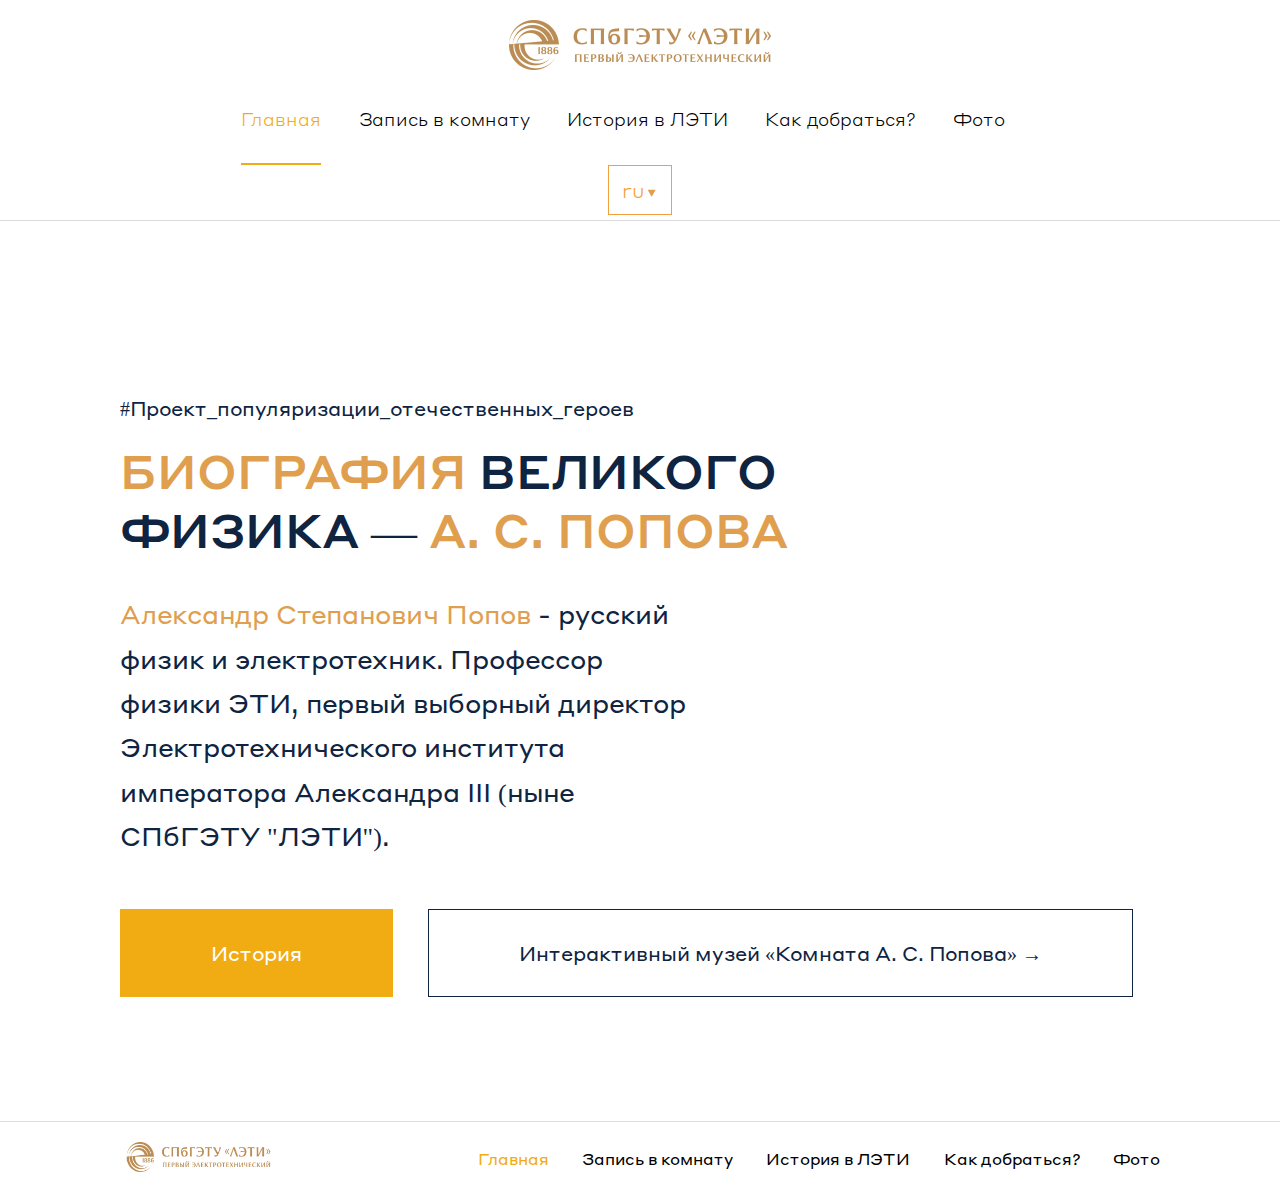
<file: index.html>
<!DOCTYPE html>

<html>

<head>
    <meta charset="utf-8">
    <title></title>
    <link rel="stylesheet" href="styles/fonts.css">
    <link rel="stylesheet" href="styles/style.css">
</head>

<body>

    <header>
        <div class="header-block">
            <div class=”logo-block”>
                <img src="icons/logo.png" alt="СПБГЭТУ ЛЭТИ">
            </div>
            <div class="button-block">
                <a href="#">
                    <button class="header-button button-block-main">
                        Главная
                    </button>
                </a>
                <a href="record.html">
                    <button class="header-button button-block-record">
                        Запись в комнату
                    </button>
                </a>
                <a href="history.html">
                    <button class="header-button button-block-history">
                        История в ЛЭТИ
                    </button>
                </a>
                <a href="way.html">
                    <button class="header-button button-block-way">
                        Как добраться?
                    </button>
                </a>
                <a href="photo.html">
                    <button class="header-button button-block-photo">
                        Фото
                    </button>
                </a>
            </div>
            <div class="header-lang-button-block">
                <div class="header-full-lang-button">
                    <div class="header-lang-button"><span>ru</span></div>
                    <div class="header-lang-button-arrow"><img src="icons/Polygon 1.svg" alt="arrow"></div>
                </div>
            </div>
        </div>
    </header>

    <div class="header-line"></div>

    <main>
        <div class="main-text-block">
            <div class="main-text-block-hashtag">#Проект_популяризации_отечественных_героев</div>
            <div class="main-text-block-title">
                <font color="#DF9F4F">Биография</font> великого физика ― <font color="#DF9F4F">А. С. Попова</font>
            </div>
            <div class="main-text-block-biography">
                <font color="#DF9F4F">Александр Степанович Попов</font> - русский
                физик и электротехник. Профессор физики ЭТИ, первый выборный директор
                Электротехнического института императора Александра III (ныне СПбГЭТУ "ЛЭТИ").
            </div>
            <div class="main-text-block-button">
                <div class="main-text-block-button-history">История</div>
                <div class="main-text-block-button-museum">Интерактивный музей «Комната А. С. Попова» →</div>
            </div>
        </div>
        <div class="main-photo-block"><img src="images/popov-main.png" alt=""></div>
    </main>



    <footer>
        <div class="logo-blockf"><img src="icons/logo.png" width="157px" height="30px"></div>
        <div class="footer-button">
            <div class="button footer-button-main">Главная</div>
            <div class="button footer-button-record">Запись в комнату</div>
            <div class="button footer-button-history">История в ЛЭТИ</div>
            <div class="button footer-button-way">Как добраться?</div>
            <div class="button footer-button-photo">Фото</div>
        </div>
    </footer>

</body>

</html>
</file>
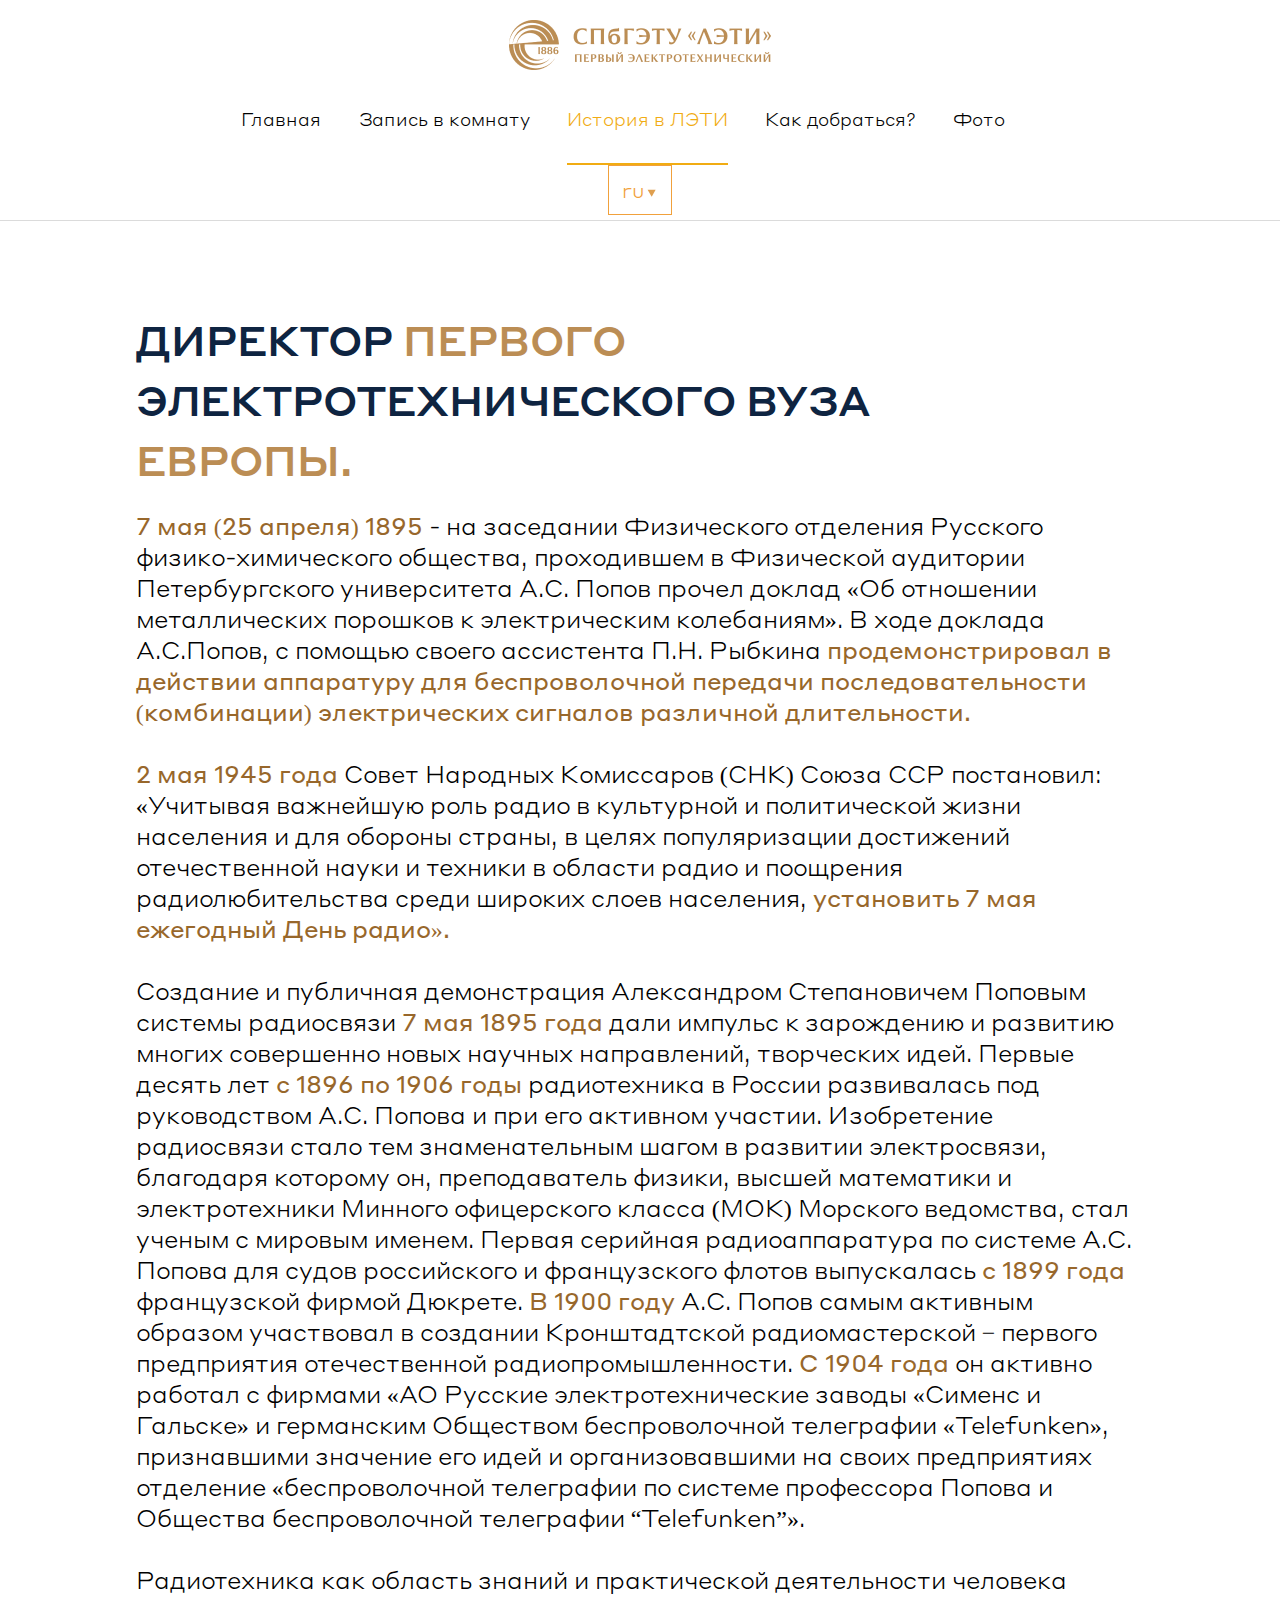
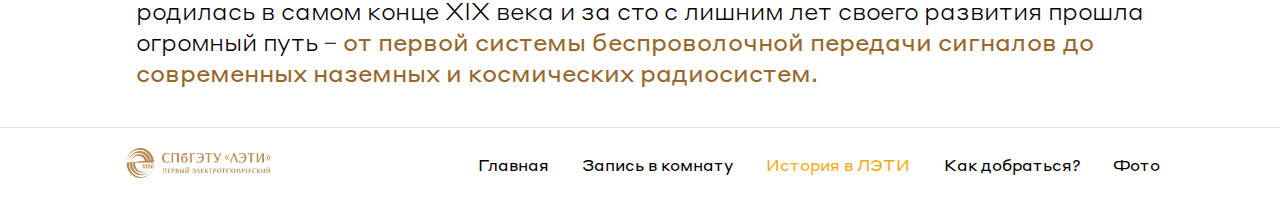
<file: history.html>
<!DOCTYPE html>
<html lang="en">
<head>
    <meta charset="UTF-8">
    <meta name="viewport" content="width=device-width, initial-scale=1.0">
    <title>record</title>
    <link rel="stylesheet" href="styles/fonts.css">
    <link rel="stylesheet" href="styles/history-styles.css">
</head>
<body>
    <header>
        <div class="header-block">
            <div class=”logo-block”>
                <img src="icons/logo.png" alt="СПБГЭТУ ЛЭТИ">
            </div>
            <div class="button-block">
                <a href="index.html">
                    <button class="header-button button-block-main">
                        Главная
                    </button>
                </a>
                <a href="record.html">
                    <button class="header-button button-block-record">
                        Запись в комнату
                    </button>
                </a>
                <a href="#">
                    <button class="header-button button-block-history">
                        История в ЛЭТИ
                    </button>
                </a>
                <a href="way.html">
                    <button class="header-button button-block-way">
                        Как добраться?
                    </button>
                </a>
                <a href="photo.html">
                    <button class="header-button button-block-photo">
                        Фото
                    </button>
                </a>
            </div>
            <div class="header-lang-button-block">
                <div class="header-full-lang-button">
                    <div class="header-lang-button"><span>ru</span></div>
                    <div class="header-lang-button-arrow"><img src="icons/Polygon 1.svg" alt="arrow"></div>
                </div>
            </div>
        </div>
    </header>
    <div class="header-line"></div>

    <main>
        <div class="main-title">Директор <font color="#BB8D54">первого</font> электротехнического вуза <font color="#BB8D54">европы.</font></div>
            <div class="text">
                <r>
                    <div class="main-text">
                        <pr>
                            <span>
                                7 мая (25 апреля) 1895
                            </span> - на заседании Физического отделения Русского
                            физико-химического общества, проходившем в
                            Физической аудитории Петербургского университета А.С. Попов прочел доклад «Об отношении
                            металлических
                            порошков
                            к электрическим колебаниям». В ходе доклада А.С.Попов, с помощью своего ассистента П.Н. Рыбкина
                            <span>продемонстрировал в действии аппаратуру для беспроволочной передачи
                                последовательности (комбинации)
                                электрических сигналов различной длительности.</span>
                        </pr>
                        <br>
                        <br>
                        <pr>
                            <span>2 мая 1945 года</span> Совет Народных Комиссаров (СНК) Союза ССР постановил:
                            «Учитывая важнейшую роль радио в культурной и политической жизни населения и для обороны страны, в
                            целях
                            популяризации достижений отечественной науки и техники в области радио и поощрения радиолюбительства
                            среди широких слоев населения, <span>установить 7 мая ежегодный День радио».</span>
                            <br>
                            <br>
                            Создание и публичная демонстрация Александром Степановичем Поповым системы радиосвязи 
                            <span>7 мая 1895 года</span> дали импульс к зарождению и развитию многих совершенно
                            новых
                            научных направлений, творческих идей. Первые десять лет <span>с 1896 по 1906 годы
                            </span>
                            радиотехника в России развивалась под руководством А.С. Попова и при его активном участии.
                            Изобретение
                            радиосвязи стало тем знаменательным шагом в развитии электросвязи,
                            благодаря которому он, преподаватель физики, высшей математики и электротехники Минного офицерского
                            класса (МОК) Морского ведомства, стал ученым с мировым именем. Первая серийная радиоаппаратура
                            по системе А.С. Попова для судов российского и французского флотов выпускалась <span>с
                                1899 года</span> французской фирмой Дюкрете. <span>В 1900 году</span> А.С. Попов
                            самым активным образом участвовал в создании Кронштадтской радиомастерской − первого предприятия
                            отечественной радиопромышленности. <span>С 1904 года</span> он активно работал с
                            фирмами
                            «АО Русские электротехнические заводы «Сименс и Гальске» и германским Обществом беспроволочной
                            телеграфии «Telefunken»,
                            признавшими значение его идей и организовавшими на своих предприятиях отделение «беспроволочной
                            телеграфии по системе профессора Попова и Общества беспроволочной телеграфии “Telefunken”».
                        </pr>
                        <br>
                        <br>
                        <pr>
                            Радиотехника как область знаний и практической деятельности человека родилась в самом конце ХIХ века
                            и
                            за сто с лишним лет своего развития прошла огромный путь − <span>от первой системы
                                беспроволочной передачи сигналов до современных наземных и космических радиосистем.</span>
                        </pr>
                    </div>
                </r>        
            </div>
    </main>

    <footer>
        <div class="logo-blockf"><img src="icons/logo.png" width="157px" height="30px"></div>
        <div class="footer-button">
            <div class="button footer-button-main">Главная</div>
            <div class="button footer-button-record">Запись в комнату</div>
            <div class="button footer-button-history">История в ЛЭТИ</div>
            <div class="button footer-button-way">Как добраться?</div>
            <div class="button footer-button-photo">Фото</div>
        </div>
    </footer>

</body>

</html>
</file>
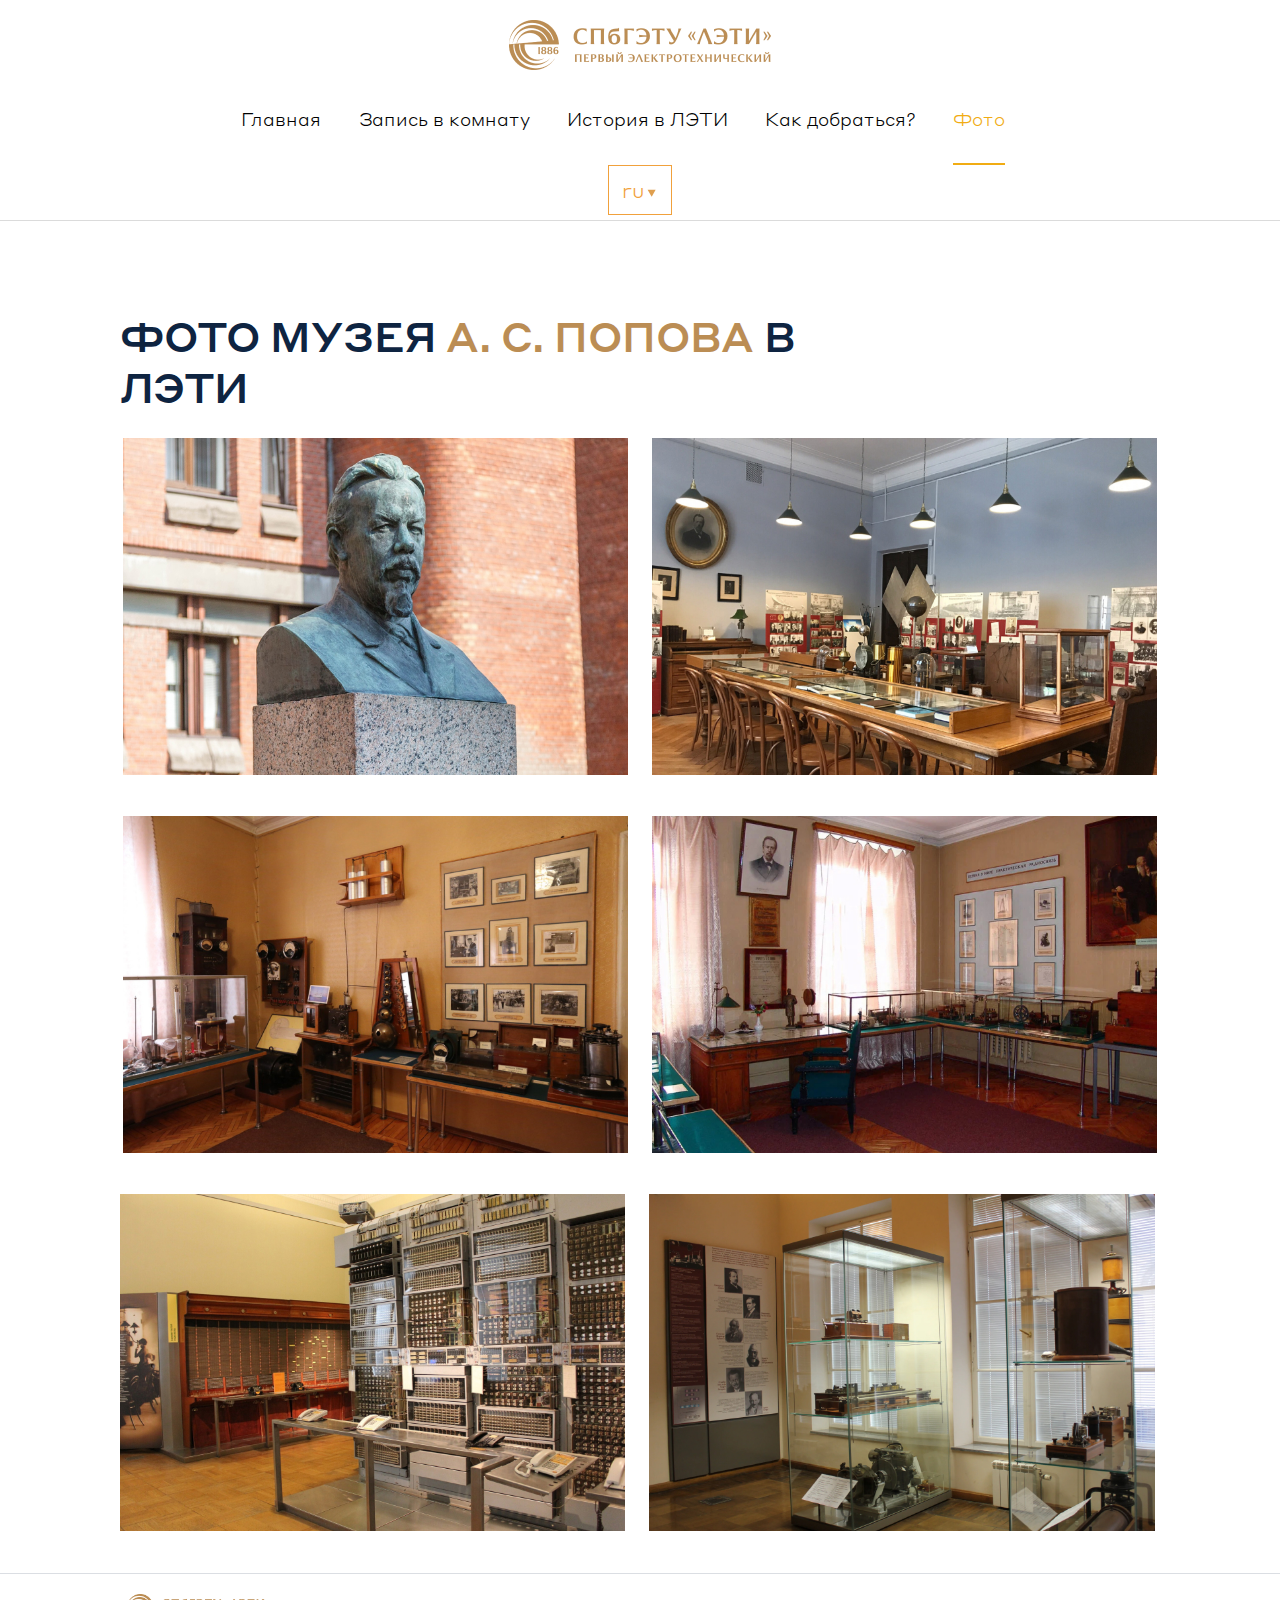
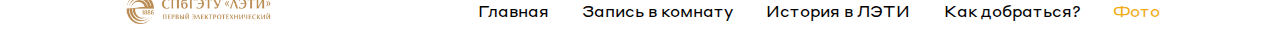
<file: photo.html>
<!DOCTYPE html>
<html lang="en">

<head>
    <meta charset="UTF-8">
    <meta name="viewport" content="width=device-width, initial-scale=1.0">
    <title>record</title>
    <link rel="stylesheet" href="styles/fonts.css">
    <link rel="stylesheet" href="styles/photo-styles.css">
</head>

<body>
    <header>
        <div class="header-block">
            <div class=”logo-block”>
                <img src="icons/logo.png" alt="СПБГЭТУ ЛЭТИ">
            </div>
            <div class="button-block">
                <a href="index.html">
                    <button class="header-button button-block-main">
                        Главная
                    </button>
                </a>
                <a href="record.html">
                    <button class="header-button button-block-record">
                        Запись в комнату
                    </button>
                </a>
                <a href="history.html">
                    <button class="header-button button-block-history">
                        История в ЛЭТИ
                    </button>
                </a>
                <a href="way.html">
                    <button class="header-button button-block-way">
                        Как добраться?
                    </button>
                </a>
                <a href="#">
                    <button class="header-button button-block-photo">
                        Фото
                    </button>
                </a>
            </div>
            <div class="header-lang-button-block">
                <div class="header-full-lang-button">
                    <div class="header-lang-button"><span>ru</span></div>
                    <div class="header-lang-button-arrow"><img src="icons/Polygon 1.svg" alt="arrow"></div>
                </div>
            </div>
        </div>
    </header>
    <div class="header-line"></div>

    <main>
        <div class="main-title">ФОТО музея <span>А. С. попова</span> в лэти</div>
        <div class="photo-block">
            <p class="thumb">
                <img class = "photo-left" src="images/popov.jpg" alt="Фотография 1" width="48.6%">
                <img class = "photo-right" src="images/museum1.jpg" alt="Фотография 2" width="48.6%">
            </p>
            <p class="thumb">
                <img class = "photo-left" src="images/museum2.jpg" alt="Фотография 1" width="48.6%">
                <img class = "photo-right" src="images/museum3.jpg" alt="Фотография 2" width="48.6%">
            </p>
            <p class="thumb1">
                <img class = "photo-left" src="images/museum4.jpg" alt="Фотография 1" width="48.6%">
                <img class = "photo-right" src="images/museum5.jpg" alt="Фотография 2" width="48.6%">
            </p>

        </div>
    </main>

    <footer>
        <div class="logo-blockf"><img src="icons/logo.png" width="157px" height="30px"></div>
        <div class="footer-button">
            <div class="button footer-button-main">Главная</div>
            <div class="button footer-button-record">Запись в комнату</div>
            <div class="button footer-button-history">История в ЛЭТИ</div>
            <div class="button footer-button-way">Как добраться?</div>
            <div class="button footer-button-photo">Фото</div>
        </div>
    </footer>

</body>

</html>
</file>
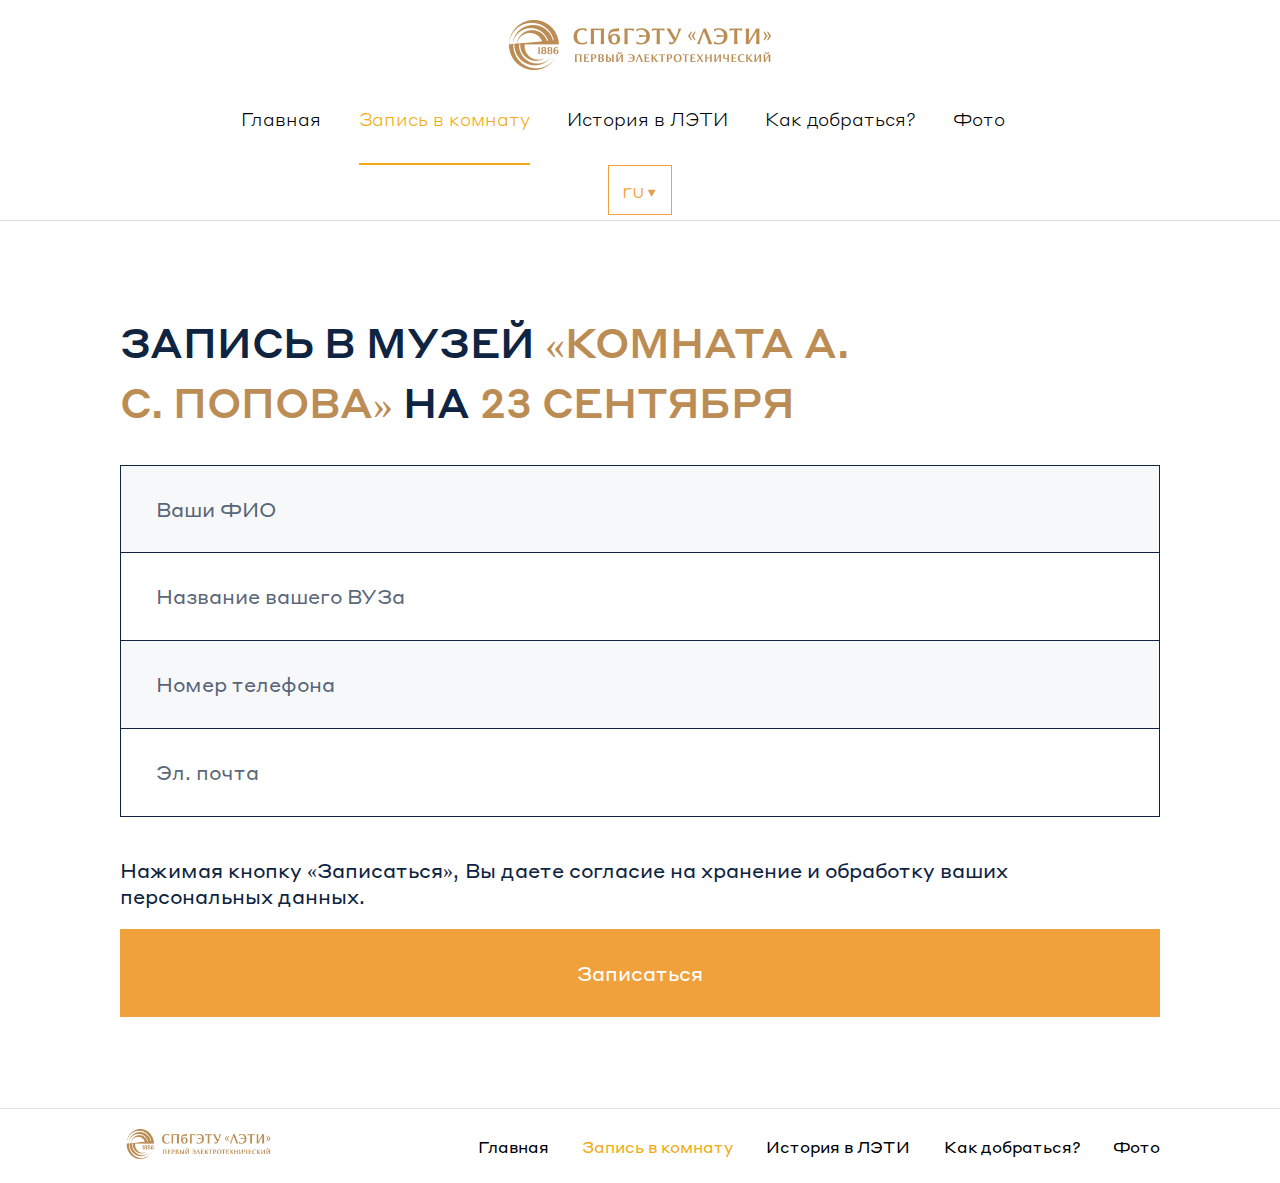
<file: record.html>
<!DOCTYPE html>
<html lang="en">
<head>
    <meta charset="UTF-8">
    <meta name="viewport" content="width=device-width, initial-scale=1.0">
    <title>record</title>
    <link rel="stylesheet" href="styles/fonts.css">
    <link rel="stylesheet" href="styles/record-styles.css">
</head>
<body>
    <header>
        <div class="header-block">
            <div class=”logo-block”>
                <img src="icons/logo.png" alt="СПБГЭТУ ЛЭТИ">
            </div>
            <div class="button-block">
                <a href="index.html">
                    <button class="header-button button-block-main">
                        Главная
                    </button>
                </a>
                <a href="#">
                    <button class="header-button button-block-record">
                        Запись в комнату
                    </button>
                </a>
                <a href="history.html">
                    <button class="header-button button-block-history">
                        История в ЛЭТИ
                    </button>
                </a>
                <a href="way.html">
                    <button class="header-button button-block-way">
                        Как добраться?
                    </button>
                </a>
                <a href="photo.html">
                    <button class="header-button button-block-photo">
                        Фото
                    </button>
                </a>
            </div>
            <div class="header-lang-button-block">
                <div class="header-full-lang-button">
                    <div class="header-lang-button"><span>ru</span></div>
                    <div class="header-lang-button-arrow"><img src="icons/Polygon 1.svg" alt="arrow"></div>
                </div>
            </div>
        </div>
    </header>

    <div class="header-line"></div>

    <main>
        <div class ="title-main">запись в музей <font color="#BB8D54">«комната А. С. попова»</font> на <font color="#BB8D54">23 сентября</font></div>
        <div class="button-main">
            <div class="pola-zapisi fio">Ваши ФИО</div>
            <div class="pola-zapisi vuz">Название вашего ВУЗа</div>
            <div class="pola-zapisi tel">Номер телефона</div>
            <div class="pola-zapisi mail">Эл. почта</div>
        </div>
        <div class="sogl-main">Нажимая кнопку «Записаться», Вы даете согласие на хранение и обработку ваших персональных данных.</div>
        <button class="record-main">Записаться</button>
    </main>

    <footer>
        <div class="logo-blockf"><img src="icons/logo.png" width="157px" height="30px"></div>
        <div class="footer-button">
            <div class="button footer-button-main">Главная</div>
            <div class="button footer-button-record">Запись в комнату</div>
            <div class="button footer-button-history">История в ЛЭТИ</div>
            <div class="button footer-button-way">Как добраться?</div>
            <div class="button footer-button-photo">Фото</div>
        </div>
    </footer>
</body>
</html>
</file>
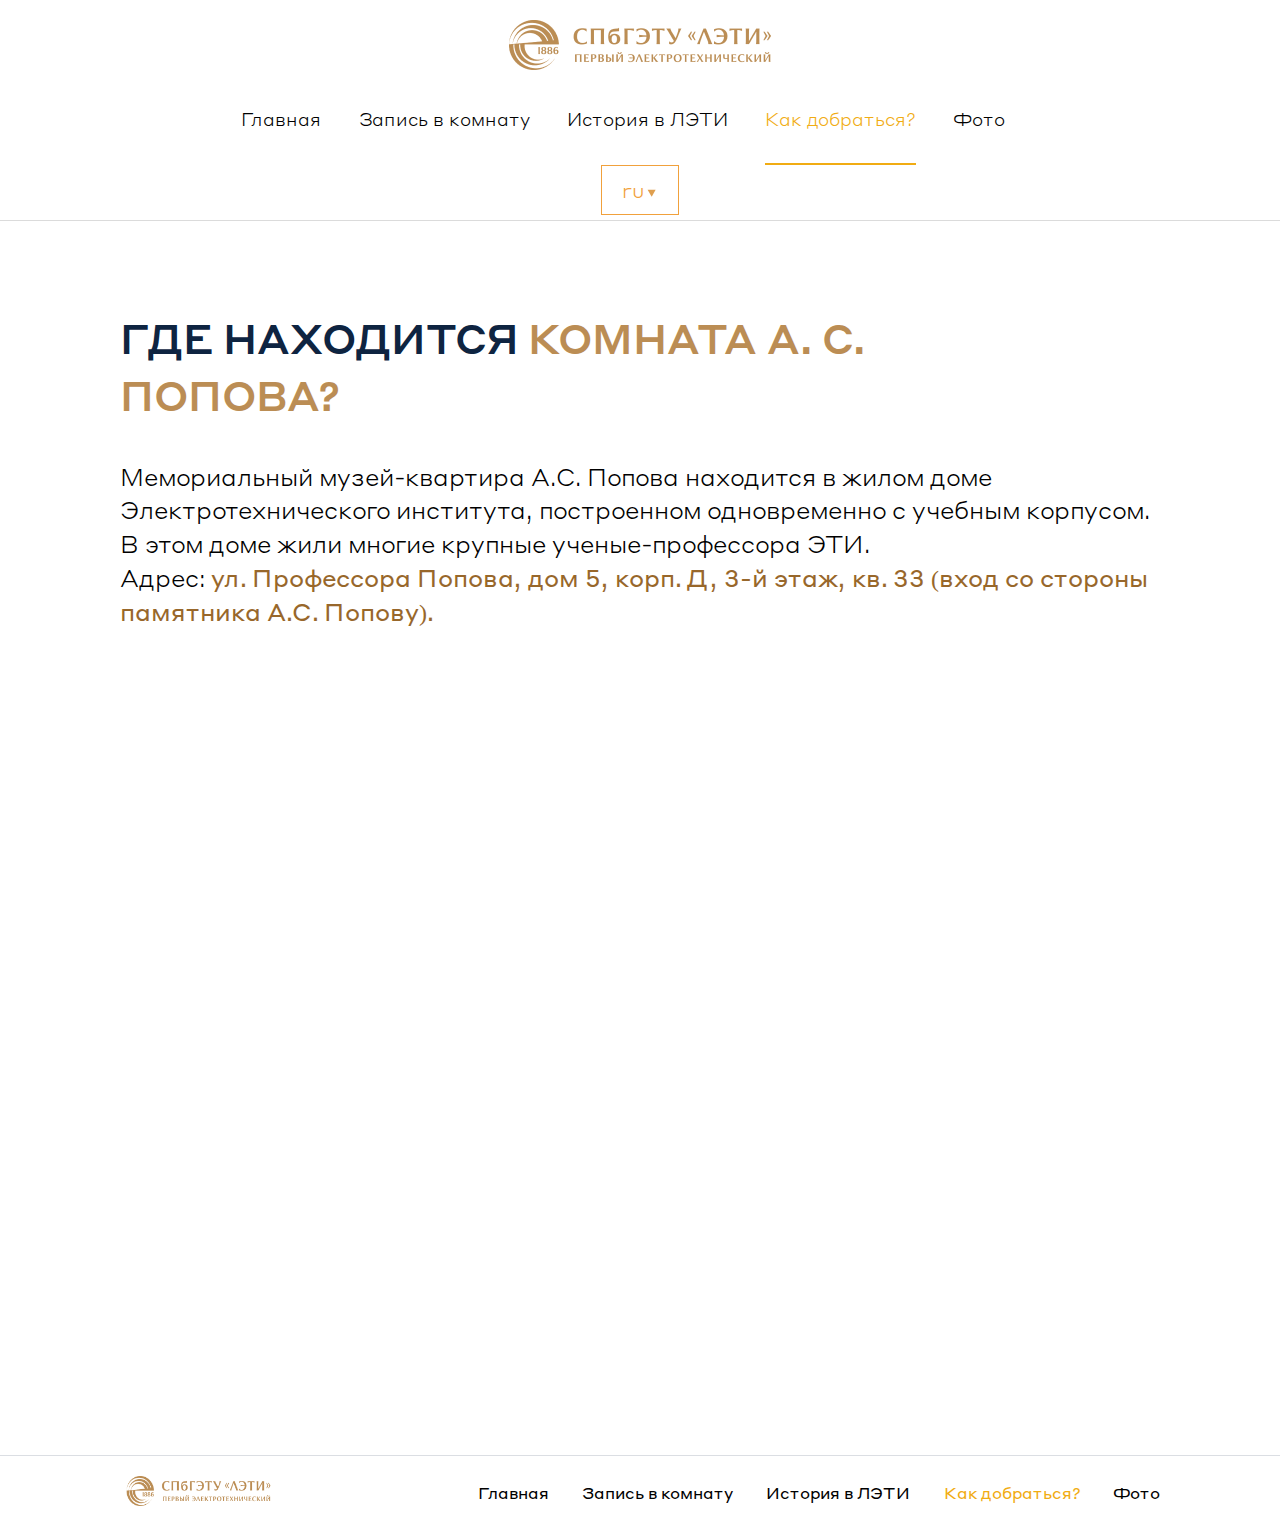
<file: way.html>
<!DOCTYPE html>
<html lang="en">
<head>
    <meta charset="UTF-8">
    <meta name="viewport" content="width=device-width, initial-scale=1.0">
    <title>record</title>
    <link rel="stylesheet" href="styles/fonts.css">
    <link rel="stylesheet" href="styles/way-styles.css">
</head>
<body>
    <header>
        <div class="header-block">
            <div class=”logo-block”>
                <img src="icons/logo.png" alt="СПБГЭТУ ЛЭТИ">
            </div>
            <div class="button-block">
                <a href="index.html">
                    <button class="header-button button-block-main">
                        Главная
                    </button>
                </a>
                <a href="record.html">
                    <button class="header-button button-block-record">
                        Запись в комнату
                    </button>
                </a>
                <a href="history.html">
                    <button class="header-button button-block-history">
                        История в ЛЭТИ
                    </button>
                </a>
                <a href="#">
                    <button class="header-button button-block-way">
                        Как добраться?
                    </button>
                </a>
                <a href="photo.html">
                    <button class="header-button button-block-photo">
                        Фото
                    </button>
                </a>
            </div>
            <div class="header-lang-button-block">
                <div class="header-full-lang-button">
                    <div class="header-lang-button"><span>ru</span></div>
                    <div class="header-lang-button-arrow"><img src="icons/Polygon 1.svg" alt="arrow"></div>
                </div>
            </div>
        </div>
    </header>
    <div class="header-line"></div>

    <main>
        <div class="main-title">Где находится <font color="#BB8D54">комната А. С. Попова?</font></div>
        <div class="text">Мемориальный музей-квартира А.С. Попова находится в жилом доме Электротехнического института, построенном одновременно с учебным корпусом. В этом доме жили многие крупные ученые-профессора ЭТИ.
            <br>
            Адрес: <span>ул. Профессора Попова, дом 5, корп. Д, 3-й этаж, кв. 33 (вход со стороны памятника А.С. Попову).</span></div>
        <!-- <div class="photo"><img src="images/Frame 15.png" width="100%" height="100%" alt=""></div> -->
        <iframe src="https://yandex.ru/map-widget/v1/?um=constructor%3A2f2cc6c31454fba49c5a035d7e82c247c7ebff19d6ebfaaec0aaba087c91f870&amp;source=constructor" width="100%" height="720" frameborder="0"></iframe>
    </main>

    <footer>
        <div class="logo-blockf"><img src="icons/logo.png" width="157px" height="30px"></div>
        <div class="footer-button">
            <div class="button footer-button-main">Главная</div>
            <div class="button footer-button-record">Запись в комнату</div>
            <div class="button footer-button-history">История в ЛЭТИ</div>
            <div class="button footer-button-way">Как добраться?</div>
            <div class="button footer-button-photo">Фото</div>
        </div>
    </footer>

</body>

</html>
</file>
<file: styles/fonts.css>
@font-face {
	font-family: 'Styrene';
	font-style: normal;
	font-weight: 100;
	src: local('Styrene'), 
		url('../font/StyreneAWeb-Thin.woff') format('woff'),
		url('../font/StyreneAWeb-Thin.ttf') format('ttf'),
		url('../font/StyreneAWeb-Thin.eot') format('eot');
}

@font-face {
	font-family: 'Styrene';
	font-style: normal;
	font-weight: 200;
	src: local('Styrene'), 
		url('../font/StyreneAWeb-Light.woff') format('woff'),
		url('../font/StyreneAWeb-Light.ttf') format('ttf'),
		url('../font/StyreneAWeb-Light.eot') format('eot');
}

@font-face {
	font-family: 'Styrene';
	font-style: 400;
	font-weight: regular;
	src: local('Styrene'), 
		url('../font/StyreneAWeb-Regular.woff') format('woff'),
		url('../font/StyreneAWeb-Regular.ttf') format('ttf'),
		url('../font/StyreneAWeb-Regular.eot') format('eot');
}

@font-face {
	font-family: 'Styrene';
	font-style: normal;
	font-weight: 500;
	src: local('Styrene'), 
		url('../font/StyreneAWeb-Medium.woff') format('woff'),
		url('../font/StyreneAWeb-Medium.ttf') format('ttf'),
		url('../font/StyreneAWeb-Medium.eot') format('eot');
}

@font-face {
	font-family: 'Styrene';
	font-style: normal;
	font-weight: 700;
	src: local('Styrene'), 
		url('../font/StyreneAWeb-Bold.woff') format('woff'),
		url('../font/StyreneAWeb-Bold.ttf') format('ttf'),
		url('../font/StyreneAWeb-Bold.eot') format('eot');
}

@font-face {
	font-family: 'Styrene';
	font-style: normal;
	font-weight: 900;
	src: local('Styrene'), 
		url('../font/StyreneAWeb-Black.woff') format('woff'),
		url('../font/StyreneAWeb-Black.ttf') format('ttf'),
		url('../font/StyreneAWeb-Black.eot') format('eot');
}
</file>
<file: styles/style.css>
* {
    margin: 0;
    padding: 0;
    box-sizing: border-box;
    border: none;
    font-family: 'Styrene';
}
a{
    text-decoration: none;
}

html,
body {
    height: 100%;
}

.wrapper {
    min-height: 100%;
    display: flex;
    flex-direction: column;

}

/*----------HEADER----------*/

header {
    padding: 20px 9.375vw 20px 9.375vw;
    height: 90px;
    align-items: center;
}

.header-block {
    display: flex;
    flex-direction: row;
    justify-content: space-between;
    align-items: center;
    height: 50px;

}

.button-block button{
    margin-right: 2.6vw;
}

.button-block button, .button-block img {
    font-size: 18px;
    font-weight: 200;
    line-height: 30.96px;
    cursor: pointer;
    height: 90px;
    background-color: #FFF;
}

.button-block-main {
    color: #F1A13C;
    height: 90px;
    border-bottom: 3px solid #F1A13C;
}



.header-lang-button-block {
    display: flex;
    color: #F1A13C;
    flex-direction: row;
    align-items: center;
    justify-content: center;
    padding: 10px 0 0 1.04vw;
    height: 100%;
    border: 1px solid #F1A13C;
}

.header-full-lang-button {
    display: flex;
    flex-direction: row;
    align-items: center;
    margin: 0 1.04vw 10px 0;
}

.header-full-lang-button div {
    margin-right: 2px;
    cursor: pointer;
}


.header-lang-button span {
    font-family: 'Styrene';
    font-size: 20px;
    font-weight: 200;
    line-height: 34.40px;
    word-wrap: break-word;
}

.header-lang-button-arrow {
    color: #DF9F4F;
}


.header-line {
    background-color: rgb(219, 219, 219);
    height: 1px;
    position: relative;
    margin-bottom: 81px;
}

.button-block-main {
    color: #F1AC13;
    border-bottom: 2px solid #F1AC13;
}

main {
    display: flex;
    flex-direction: row;
    padding: 20px 9.375vw 20px 9.375vw;
}

.main-text-block-hashtag {
    font-weight: 400;
    font-size: 20px;
}

.main-text-block-title {
    font-size: 64px;
    padding-top: 20px;
    font-weight: 500;
    display: block;
    width: 60.1vw;
    height: 9.375;
    text-transform: uppercase;
    font-style: normal;

}

.main-text-block-biography {
    font-size: 26px;
    font-weight: 300px;
    display: inline-block;
    width: 44.8vw;
    padding-top: 2.6vw;
    padding-bottom: 50px;
    line-height: 171.99%;
}

.main-text-block {
    padding-top: 7%;
    padding-bottom: 10%;
    color: #0E2441;
    position: relative;
    z-index: 1;
}

.main-text-block-button {
    display: flex;
    flex-direction: row;
    /* align-items: ;
    justify-content: center; */
}

.main-text-block-button-history {
    padding: 30px 90px 30px 90px;
    display: flex;
    flex-direction: row;
    justify-content: center;
    align-items: center;
    border: 1px solid #F1AC13;
    padding: 30px 90px 30px 90px;
    background-color: #F1AC13;
    color: #FFFF;
    margin-right: 35px;
    font-size: 20px;
}

.main-text-block-button-museum {
    border: 1px solid #0E2441;
    padding: 30px 90px 30px 90px;
    font-size: 20px;
}

.main-photo-block {
    position: absolute;
    top: 0;
    left: 0;
    margin-left: 57.5vw;
    margin-right: 9.375vw;
    margin-top: 160px;
    z-index: 0;
}

footer {
    display: flex;
    flex-direction: row;
    align-items: center;
    justify-content: space-between;
    padding-left: 9.375vw;
    padding-top: 20px;
    padding-bottom: 20px;
    padding-right: 9.375vw;
    border-top: 1px solid rgba(14, 36, 65, 0.15);
}

.footer-button {
    display: flex;
    flex-direction: row;
    align-items: center;
    justify-content: space-between;
}

.button {
    padding-left: 2.6vw;
}

.footer-button-main {
    color: #F1AC13;
}



@media (max-width:1600px){
    .main-text-block-title{
        font-size: 54px;
    }
}

@media (max-width:1300px){
    .main-photo-block{
        display: none;
    }
    .main-text-block-title{
        font-size: 46px;
    }
}


@media (max-width:1455px){
    header{
        height: 220px;
    }
    .header-block{
        flex-direction: column;
    }
}

@media (max-width:937px){
    header{
        height: 310px;
    }
    .header-block{
        flex-direction: column;
    }
    .button-block{
        justify-content: center;
        align-items: center;
    }
}

@media (max-width:524px){
    header{
        height: 400px;
    }
    .header-block{
        flex-direction: column;
    }
    .button-block{
        justify-content: center;
        align-items: center;
    }
}
</file>
<file: styles/history-styles.css>
* {
    margin: 0;
    padding: 0;
    box-sizing: border-box;
    border: none;
    font-family: 'Styrene';
}
a{
    text-decoration: none;
}

html,
body {
    height: 100%;
}

.wrapper {
    min-height: 100%;
    display: flex;
    flex-direction: column;

}

/*----------HEADER----------*/

header {
    padding: 20px 9.375vw 20px 9.375vw;
    height: 90px;
    align-items: center;
}

.header-block {
    display: flex;
    flex-direction: row;
    justify-content: space-between;
    align-items: center;
    height: 50px;

}

.button-block button{
    margin-right: 2.6vw;
}

.button-block button, .button-block img {
    font-size: 18px;
    font-weight: 200;
    line-height: 30.96px;
    cursor: pointer;
    height: 90px;
    background-color: #FFF;
}


.header-lang-button-block {
    display: flex;
    color: #F1A13C;
    flex-direction: row;
    align-items: center;
    justify-content: center;
    padding: 10px 0 0 1.04vw;
    height: 100%;
    border: 1px solid #F1A13C;
}

.header-full-lang-button {
    display: flex;
    flex-direction: row;
    align-items: center;
    margin: 0 1.04vw 10px 0;
}

.header-full-lang-button div {
    margin-right: 2px;
    cursor: pointer;
}


.header-lang-button span {
    font-family: 'Styrene';
    font-size: 20px;
    font-weight: 200;
    line-height: 34.40px;
    word-wrap: break-word;
}

.header-lang-button-arrow {
    color: #DF9F4F;
}


.header-line {
    background-color: rgb(219, 219, 219);
    height: 1px;
    position: relative;
    margin-bottom: 81px;
}

.button-block-history {
    color: #F1AC13;
    border-bottom: 2px solid #F1AC13;
}

main{
    padding: 0.65% 10.6% 3% 10.6%;
}

.span{
    font-weight: 400;
}

.main-title{
    font-size: 40px;
    width: 61.97vw;
    height: 6.25;
    font-weight: 500;
    line-height: 150%;
    text-transform: uppercase;
    color: #0E2441;
}

.text{
    font-size: 24px;
    padding-top: 2%;
    font-weight: 300;
    color: #000;
    align-self: stretch;
}

.main-text span{
    font-weight: 400;
    color: #98672B;
}

.text span{
    font-weight: 400;
}

footer {
    display: flex;
    flex-direction: row;
    align-items: center;
    justify-content: space-between;
    padding-left: 9.375vw;
    padding-top: 20px;
    padding-bottom: 20px;
    padding-right: 9.375vw;
    border-top: 1px solid rgba(14, 36, 65, 0.15);
}

.footer-button {
    display: flex;
    flex-direction: row;
    align-items: center;
    justify-content: space-between;
}

.button {
    padding-left: 2.6vw;
}

.footer-button-history {
    color: #F1AC13;
}

@media (max-width:1455px){
    header{
        height: 220px;
    }
    .header-block{
        flex-direction: column;
    }
}

@media (max-width:937px){
    header{
        height: 310px;
    }
    .header-block{
        flex-direction: column;
    }
    .button-block{
        justify-content: center;
        align-items: center;
    }
}

@media (max-width:524px){
    header{
        height: 400px;
    }
    .header-block{
        flex-direction: column;
    }
    .button-block{
        justify-content: center;
        align-items: center;
    }
}
</file>
<file: styles/photo-styles.css>
* {
    margin: 0;
    padding: 0;
    box-sizing: border-box;
    border: none;
    font-family: 'Styrene';
}
a{
    text-decoration: none;
}

html,
body {
    height: 100%;
}

.wrapper {
    min-height: 100%;
    display: flex;
    flex-direction: column;

}

/*----------HEADER----------*/

header {
    padding: 20px 9.375vw 20px 9.375vw;
    height: 90px;
    align-items: center;
}

.header-block {
    display: flex;
    flex-direction: row;
    justify-content: space-between;
    align-items: center;
    height: 50px;

}

.button-block button{
    margin-right: 2.6vw;
}

.button-block button, .button-block img {
    font-size: 18px;
    font-weight: 200;
    line-height: 30.96px;
    cursor: pointer;
    height: 90px;
    background-color: #FFF;
}


.header-lang-button-block {
    display: flex;
    color: #F1A13C;
    flex-direction: row;
    align-items: center;
    justify-content: center;
    padding: 10px 0 0 1.04vw;
    height: 100%;
    border: 1px solid #F1A13C;
}

.header-full-lang-button {
    display: flex;
    flex-direction: row;
    align-items: center;
    margin: 0 1.04vw 10px 0;
}

.header-full-lang-button div {
    margin-right: 2px;
    cursor: pointer;
}


.header-lang-button span {
    font-family: 'Styrene';
    font-size: 20px;
    font-weight: 200;
    line-height: 34.40px;
    word-wrap: break-word;
}

.header-lang-button-arrow {
    color: #DF9F4F;
}


.header-line {
    background-color: rgb(219, 219, 219);
    height: 1px;
    position: relative;
    margin-bottom: 81px;
}

.button-block-photo {
    color: #F1AC13;
    border-bottom: 2px solid #F1AC13;
}

main{
    padding: 0.65% 9.375vw 3% 9.375vw;
}

.thumb{
    margin-bottom: 37px; /* Отступ снизу */
    text-align: center;
}

.photo-left{
    margin-right: 0.781vw;
}

.photo-right{
    margin-left: 0.781vw;
}

.thumb1{
    margin-bottom: 0;
}

.main-title{
    color: #0E2441;
    font-size: 40px;
    font-weight: 500;
    text-transform: uppercase;
    padding-bottom: 2.5%;
    width: 61.98vw;
}

.main-title span{
    color: #BB8D54;
}

footer {
    display: flex;
    flex-direction: row;
    align-items: center;
    justify-content: space-between;
    padding-left: 9.375vw;
    padding-top: 20px;
    padding-bottom: 20px;
    padding-right: 9.375vw;
    border-top: 1px solid rgba(14, 36, 65, 0.15);
}

.footer-button {
    display: flex;
    flex-direction: row;
    align-items: center;
    justify-content: space-between;
}

.button {
    padding-left: 2.6vw;
}

.footer-button-photo {
    color: #F1AC13;
}

@media (max-width:1455px){
    header{
        height: 220px;
    }
    .header-block{
        flex-direction: column;
    }
}

@media (max-width:937px){
    header{
        height: 310px;
    }
    .header-block{
        flex-direction: column;
    }
    .button-block{
        justify-content: center;
        align-items: center;
    }
}

@media (max-width:524px){
    header{
        height: 400px;
    }
    .header-block{
        flex-direction: column;
    }
    .button-block{
        justify-content: center;
        align-items: center;
    }
}
</file>
<file: styles/record-styles.css>
* {
    margin: 0;
    padding: 0;
    box-sizing: border-box;
    border: none;
    font-family: 'Styrene';
}
a{
    text-decoration: none;
}

html,
body {
    height: 100%;
}

.wrapper {
    min-height: 100%;
    display: flex;
    flex-direction: column;

}

/*----------HEADER----------*/

header {
    padding: 20px 9.375vw 20px 9.375vw;
    height: 90px;
    align-items: center;
}

.header-block {
    display: flex;
    flex-direction: row;
    justify-content: space-between;
    align-items: center;
    height: 50px;

}

.button-block button{
    margin-right: 2.6vw;
}

.button-block button, .button-block img {
    font-size: 18px;
    font-weight: 200;
    line-height: 30.96px;
    cursor: pointer;
    height: 90px;
    background-color: #FFF;
}


.header-lang-button-block {
    display: flex;
    color: #F1A13C;
    flex-direction: row;
    align-items: center;
    justify-content: center;
    padding: 10px 0 0 1.04vw;
    height: 100%;
    border: 1px solid #F1A13C;
}

.header-full-lang-button {
    display: flex;
    flex-direction: row;
    align-items: center;
    margin: 0 1.04vw 10px 0;
}

.header-full-lang-button div {
    margin-right: 2px;
    cursor: pointer;
}


.header-lang-button span {
    font-family: 'Styrene';
    font-size: 20px;
    font-weight: 200;
    line-height: 34.40px;
    word-wrap: break-word;
}

.header-lang-button-arrow {
    color: #DF9F4F;
}


.header-line {
    background-color: rgb(219, 219, 219);
    height: 1px;
    position: relative;
    margin-bottom: 81px;
}

.button-block-record {
    color: #F1AC13;
    border-bottom: 2px solid #F1AC13;
}

main {
    display: inline-block;
    flex-direction: row;
    padding: 10px 9.375vw 91px 9.375vw;
    color: #0E2441;
}

.fio{
    background-color: rgba(14, 36, 65, 0.03);
    border: 1px solid #0E2441;
}

.vuz{
    border-bottom: 1px solid #0E2441;
    border-left: 1px solid #0E2441;
    border-right: 1px solid #0E2441;
}

.tel{
    border-bottom: 1px solid #0E2441;
    border-left: 1px solid #0E2441;
    border-right: 1px solid #0E2441;
    background-color: rgba(14, 36, 65, 0.03)  
}

.mail{
    border-bottom: 1px solid #0E2441;
    border-left: 1px solid #0E2441;
    border-right: 1px solid #0E2441;
}

.title-main{
    font-size: 40px;
    text-transform: uppercase;
    display: block;
    width: 58vw;
    height: 4.6;
    line-height: 150%;
    margin-bottom: 2.6vw;
    font-weight: 500;
}

.pola-zapisi{
    padding: 30px 35px 30px 35px;
    width: 81.25vw;
    height: 88px;
    font-size: 20px;
    color: rgba(14, 36, 65, 0.70)
}

.sogl-main{
    padding-top: 40px;
    padding-bottom: 20px;
    font-weight: 400px;
    font-size: 20px;
}

.record-main{
    border: 1px solid #F1A13C;
    padding-top: 30px;
    padding-bottom: 30px;
    width: 81.25vw;
    height: 88px;
    background-color: #F1A13C;
    color:#FFF;
    font-size: 20px;
}

footer {
    display: flex;
    flex-direction: row;
    align-items: center;
    justify-content: space-between;
    padding-left: 9.375vw;
    padding-top: 20px;
    padding-bottom: 20px;
    padding-right: 9.375vw;
    border-top: 1px solid rgba(14, 36, 65, 0.15);
}

.footer-button {
    display: flex;
    flex-direction: row;
    align-items: center;
    justify-content: space-between;
}

.button {
    padding-left: 2.6vw;
}

.footer-button-record {
    color: #F1AC13;
}

@media (max-width:1455px){
    header{
        height: 220px;
    }
    .header-block{
        flex-direction: column;
    }
}

@media (max-width:937px){
    header{
        height: 310px;
    }
    .header-block{
        flex-direction: column;
    }
    .button-block{
        justify-content: center;
        align-items: center;
    }
}

@media (max-width:524px){
    header{
        height: 400px;
    }
    .header-block{
        flex-direction: column;
    }
    .button-block{
        justify-content: center;
        align-items: center;
    }
}
</file>
<file: styles/way-styles.css>
* {
    margin: 0;
    padding: 0;
    box-sizing: border-box;
    border: none;
    font-family: 'Styrene';
}
a{
    text-decoration: none;
}

html,
body {
    height: 100%;
}

.wrapper {
    min-height: 100%;
    display: flex;
    flex-direction: column;

}

/*----------HEADER----------*/

header {
    padding: 20px 9.375vw 20px 9.375vw;
    height: 90px;
    align-items: center;
}

.header-block {
    display: flex;
    flex-direction: row;
    justify-content: space-between;
    align-items: center;
    height: 50px;

}

.button-block button{
    margin-right: 2.6vw;
}

.button-block button, .button-block img {
    font-size: 18px;
    font-weight: 200;
    line-height: 30.96px;
    cursor: pointer;
    height: 90px;
    background-color: #FFF;
}


.header-lang-button-block {
    display: flex;
    color: #F1A13C;
    flex-direction: row;
    align-items: center;
    justify-content: center;
    padding: 10px 0 0 1.04vw;
    height: 100%;
    border: 1px solid #F1A13C;
}

.header-full-lang-button {
    display: flex;
    flex-direction: row;
    align-items: center;
    margin: 0 1.04vw 10px 0;
}

.header-full-lang-button div {
    margin-right: 2px;
    cursor: pointer;
}


.header-lang-button span {
    font-family: 'Styrene';
    font-size: 20px;
    font-weight: 200;
    line-height: 34.40px;
    word-wrap: break-word;
}

.header-lang-button-arrow {
    color: #DF9F4F;
}


.header-line {
    background-color: rgb(219, 219, 219);
    height: 1px;
    position: relative;
    margin-bottom: 81px;
}

.button-block-way {
    color: #F1AC13;
    border-bottom: 2px solid #F1AC13;
}

main{
    padding: 0.65% 9.375vw 5% 9.375vw;
    color: #0E2441;
    line-height: 141.4%;
}

.main-title{
    width: 61.98vw;
    font-size: 40px;
    font-weight: 500;
    line-height: 141.4%;
    text-transform: uppercase;
    color: #0E2441;
    padding-bottom: 3.5%
}

.text{
    align-self: stretch;
    font-size: 24px;
    font-weight: 300;
    line-height: 141.4%;
    color: #000;
    padding-bottom: 3.5%
}



.text span{
    color: #98672B;
    font-weight: 400;
}

.header-lang-button-block {
    display: flex;
    color: #F1A13C;
    flex-direction: row;
    align-items: center;
    justify-content: center;
    padding: 10px 0 0 20px;
    height: 100%;
    border: 1px solid #F1A13C;
}

.header-full-lang-button {
    display: flex;
    flex-direction: row;
    align-items: center;
    margin: 0 20px 10px 0;
}

.header-full-lang-button div {
    margin-right: 2px;
    cursor: pointer;
}


.header-lang-button span {
    font-family: 'Styrene';
    font-size: 20px;
    font-weight: 200;
    line-height: 34.40px;
    word-wrap: break-word;
}

.header-lang-button-arrow {
    color: #DF9F4F;
}


.header-line {
    background-color: rgb(219, 219, 219);
    height: 1px;
    position: relative;
    margin-bottom: 81px;
}


footer {
    display: flex;
    flex-direction: row;
    align-items: center;
    justify-content: space-between;
    padding-left: 9.375vw;
    padding-top: 20px;
    padding-bottom: 20px;
    padding-right: 9.375vw;
    border-top: 1px solid rgba(14, 36, 65, 0.15);
}

.footer-button {
    display: flex;
    flex-direction: row;
    align-items: center;
    justify-content: space-between;
}

.button {
    padding-left: 2.6vw;
}

.footer-button-way {
    color: #F1AC13;
}

@media (max-width:1455px){
    header{
        height: 220px;
    }
    .header-block{
        flex-direction: column;
    }
}

@media (max-width:937px){
    header{
        height: 310px;
    }
    .header-block{
        flex-direction: column;
    }
    .button-block{
        justify-content: center;
        align-items: center;
    }
}

@media (max-width:524px){
    header{
        height: 400px;
    }
    .header-block{
        flex-direction: column;
    }
    .button-block{
        justify-content: center;
        align-items: center;
    }
}
</file>
